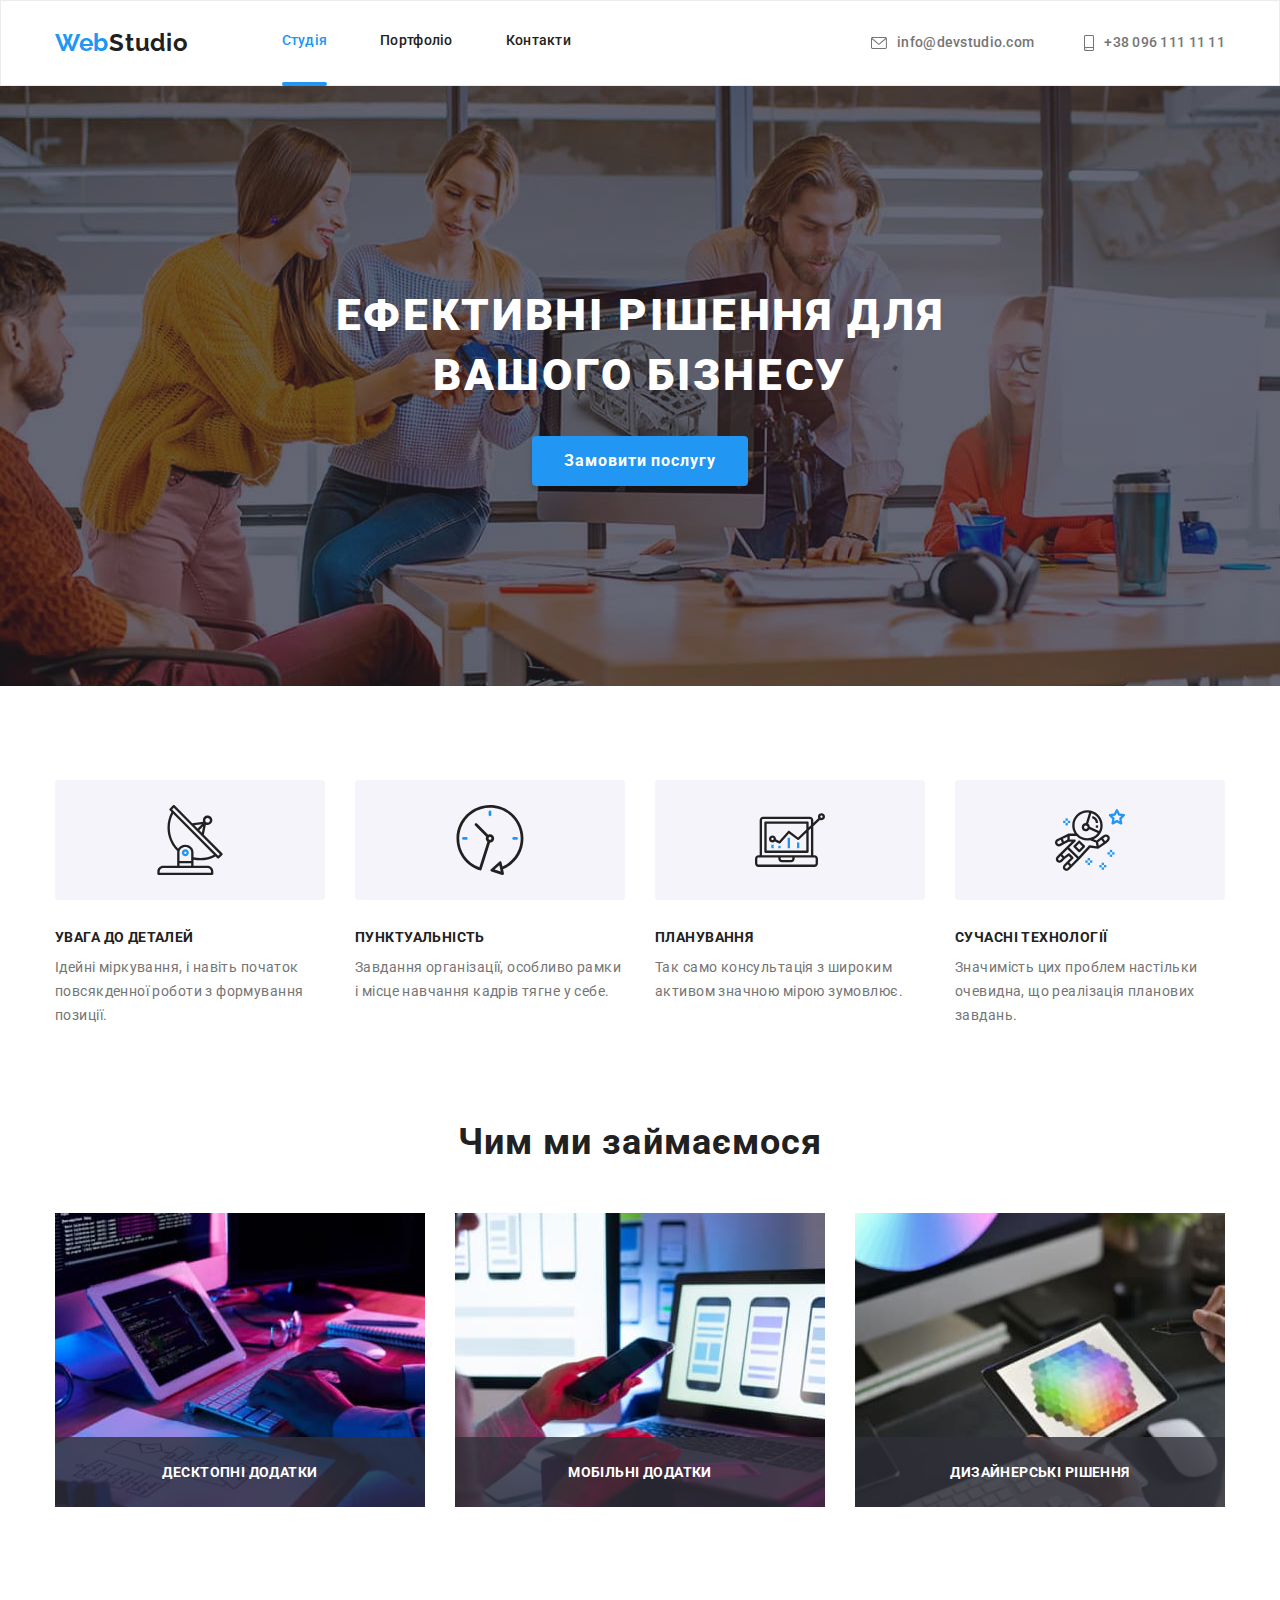
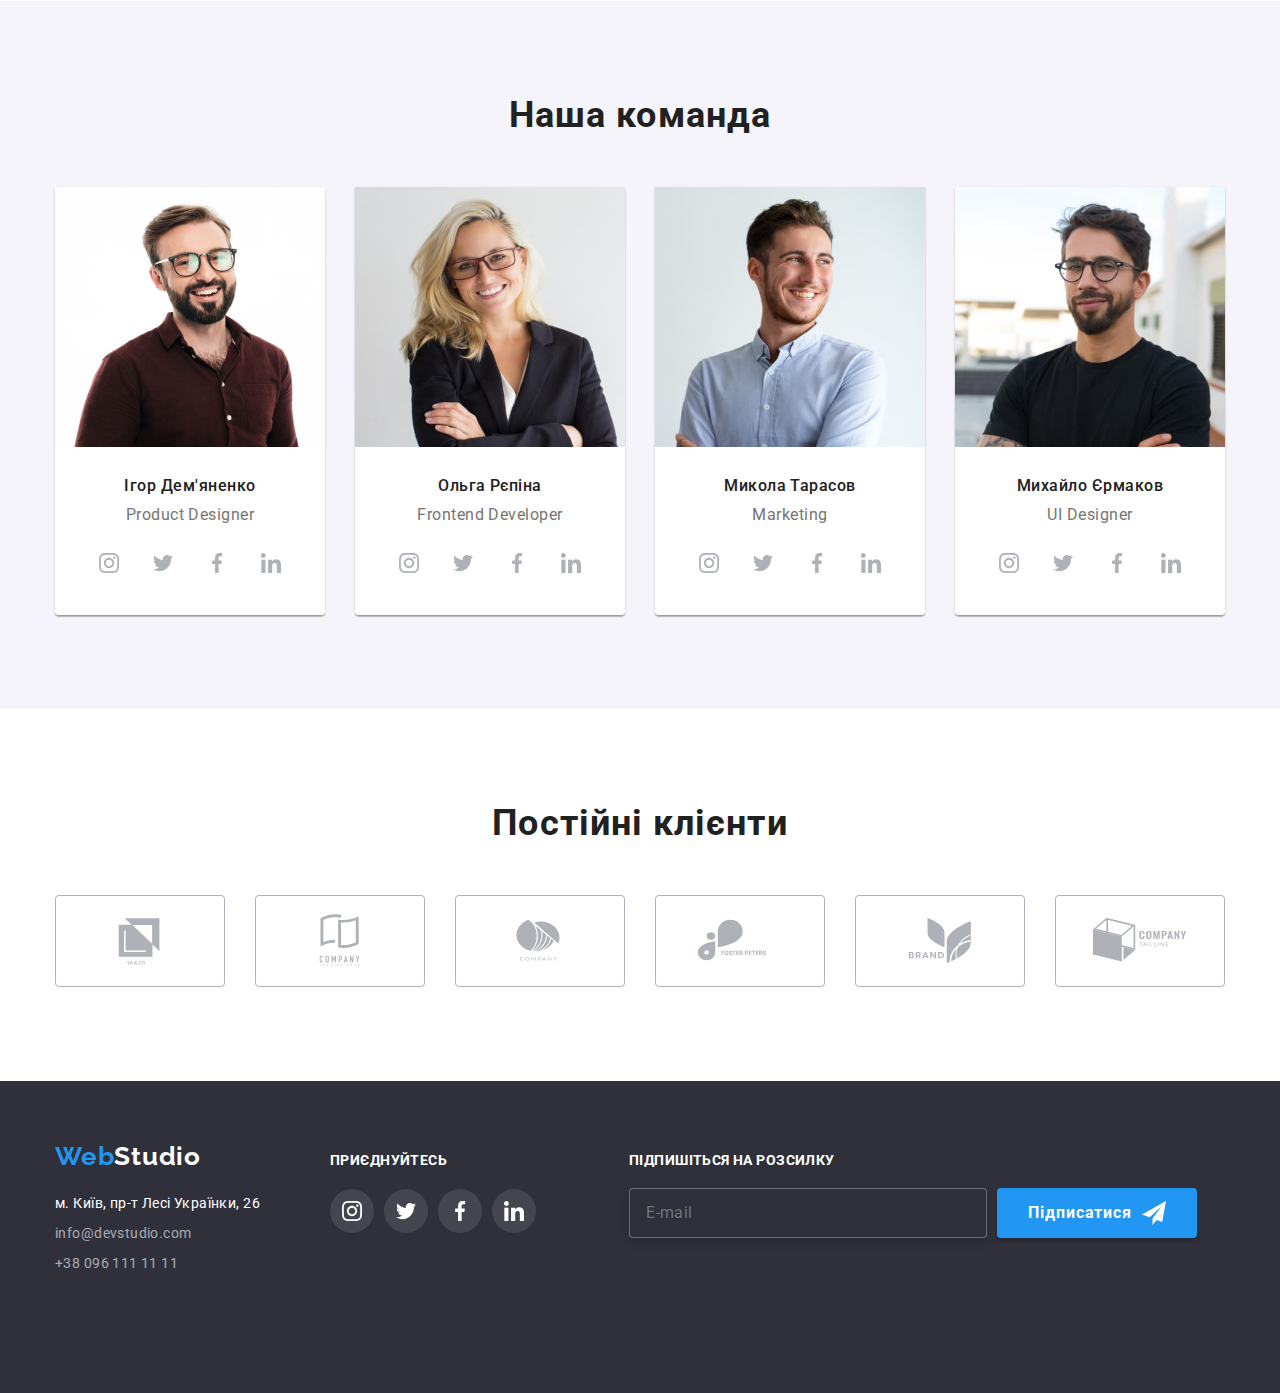
<file: index.html>
<!DOCTYPE html>
<html lang="uk">
  <head>
    <meta charset="UTF-8" />
    <meta http-equiv="X-UA-Compatible" content="IE=edge" />
    <meta name="viewport" content="width=device-width, initial-scale=1.0" />
    <title>Студія WebStudio</title>
    <link
      rel="stylesheet"
      href="https://cdnjs.cloudflare.com/ajax/libs/modern-normalize/1.0.0/modern-normalize.min.css"
    />
    <link rel="preconnect" href="https://fonts.googleapis.com" />
    <link rel="preconnect" href="https://fonts.gstatic.com" crossorigin />
    <link
      href="https://fonts.googleapis.com/css2?family=Raleway:wght@700&family=Roboto:wght@400;500;700;900&display=swap"
      rel="stylesheet"
    />
    <link rel="stylesheet" href="./css/main.min.css" />
  </head>

  <body>
    <header class="page-header">
      <div class="conteiner page-header__conteiner">
        <nav class="logo-nav">
          <div class="logo-nav__mobile">
            <a href="./index.html" lang="en" class="logo"
              ><span class="logo__logo--first-words">Web</span>Studio</a
            >

            <button
              class="menu-toggle js-open-menu"
              aria-expanded="false"
              aria-controls="mobile-menu"
            >
              <svg
                width="40"
                height="40"
                fill="currentColor"
                viewBox="0 0 20 20"
                xmlns="http://www.w3.org/2000/svg"
              >
                <use class="icon-menu" href="./images/symbol-defs.svg#icon-menu"></use>
              </svg>
            </button>
          </div>

          <div class="menu-container js-menu-container" id="mobile-menu">
            <button class="menu-toggle js-close-menu">
              <svg
                fill="currentColor"
                viewBox="0 0 20 20"
                xmlns="http://www.w3.org/2000/svg"
                width="40"
                height="40"
              >
                <use class="icon-cross" href="./images/symbol-defs.svg#icon-close"></use>
              </svg>
            </button>

            <ul class="mobile-menu">
              <li><a href="./index.html" class="link link--current">Студія</a></li>
              <li><a href="./portfolio.html" class="link">Портфоліо</a></li>
              <li><a href="" class="link">Контакти</a></li>
            </ul>

            <div class="mobile-container">
              <ul class="mobile-contacts">
                <li class="item">
                  <a href="mailto:info@devstudio.com" class="mobile-contacts__mail">
                    info@devstudio.com</a
                  >
                </li>
                <li class="item">
                  <a href="tel:+380961111111" class="mobile-contacts__tel"> +38 096 111 11 11</a>
                </li>
              </ul>

              <ul class="mobile-social">
                <li class="mobile-social__item">
                  <a href="" class="mobile-social__link">Instagram</a>
                </li>
                <li class="mobile-social__item">
                  <a href="" class="mobile-social__link">Twitter</a>
                </li>
                <li class="mobile-social__item">
                  <a href="" class="mobile-social__link">Facebook</a>
                </li>
                <li class="mobile-social__item">
                  <a href="" class="mobile-social__link">LinkedIn</a>
                </li>
              </ul>
            </div>
          </div>

          <ul class="site-nav">
            <li>
              <a href="./index.html" class="site-nav__link site-nav__link--current">Студія</a>
            </li>
            <li><a href="./portfolio.html" class="site-nav__link">Портфоліо</a></li>
            <li><a href="" class="site-nav__link">Контакти</a></li>
          </ul>
        </nav>

        <ul class="auth-nav">
          <li>
            <a href="mailto:info@devstudio.com" class="auth-nav__link auth-nav__link--envelope">
              <svg class="mail-icon" height="12" width="16">
                <use href="./images/symbol-defs.svg#icon-envelope"></use>
              </svg>
              info@devstudio.com</a
            >
          </li>
          <li>
            <a href="tel:+380961111111" class="auth-nav__link auth-nav__link--smartphone">
              <svg class="smartphone-icon" height="16" width="10">
                <use href="./images/symbol-defs.svg#icon-smartphone"></use>
              </svg>
              +38 096 111 11 11</a
            >
          </li>
        </ul>
      </div>
    </header>

    <main>
      <section class="hero">
        <div class="section hero__section">
          <h1 class="hero__title">Ефективні рішення для вашого бізнесу</h1>
          <button data-modal-open type="button" class="hero__button">Замовити послугу</button>
        </div>
      </section>

      <section class="section">
        <div class="conteiner">
          <h2 class="section-title-hidden">Особливості</h2>
          <ul class="features">
            <li class="features__item">
              <div class="features__icon-conteiner">
                <svg height="70" width="70">
                  <use href="./images/symbol-defs.svg#icon-antenna"></use>
                </svg>
              </div>
              <h3 class="features__title">Увага до деталей</h3>
              <p class="features__prg">
                Ідейні міркування, і навіть початок повсякденної роботи з формування позиції.
              </p>
            </li>

            <li class="features__item">
              <div class="features__icon-conteiner">
                <svg height="70" width="70">
                  <use href="./images/symbol-defs.svg#icon-clock"></use>
                </svg>
              </div>
              <h3 class="features__title">Пунктуальність</h3>
              <p class="features__prg">
                Завдання організації, особливо рамки і місце навчання кадрів тягне у себе.
              </p>
            </li>

            <li class="features__item">
              <div class="features__icon-conteiner">
                <svg height="70" width="70">
                  <use href="./images/symbol-defs.svg#icon-diagram"></use>
                </svg>
              </div>
              <h3 class="features__title">Планування</h3>
              <p class="features__prg">
                Так само консультація з широким активом значною мірою зумовлює.
              </p>
            </li>

            <li class="features__item">
              <div class="features__icon-conteiner">
                <svg height="70" width="70">
                  <use href="./images/symbol-defs.svg#icon-astronaut"></use>
                </svg>
              </div>
              <h3 class="features__title">Сучасні технології</h3>
              <p class="features__prg">
                Значимість цих проблем настільки очевидна, що реалізація планових завдань.
              </p>
            </li>
          </ul>
        </div>
      </section>

      <section class="section section--no-padding">
        <div class="conteiner">
          <h2 class="examples__title">Чим ми займаємося</h2>
          <ul class="examples__list">
            <li class="examples__item">
              <img
                srcset="./images/ex1.jpg 1x, ./images/ex1@2x.jpg 2x"
                src="./images/ex1.jpg"
                alt="клавіатура на столі"
                width="370"
                height="294"
                class="examples__img"
              />
              <p class="examples__prg">Десктопні додатки</p>
            </li>

            <li class="examples__item">
              <img
                srcset="./images/ex2.jpg 1x, ./images/ex2@2x.jpg 2x"
                src="./images/ex2.jpg"
                alt="дівчина за ноутбуком"
                width="370"
                height="294"
                class="examples__img"
              />
              <p class="examples__prg">Мобільні додатки</p>
            </li>

            <li class="examples__item">
              <img
                srcset="./images/ex3.jpg 1x, ./images/ex3@2x.jpg 2x"
                src="./images/ex3.jpg"
                alt="малюнок на планшеті"
                width="370"
                height="294"
                class="examples__img"
              />
              <p class="examples__prg">Дизайнерські рішення</p>
            </li>
          </ul>
        </div>
      </section>

      <section class="section section--team">
        <div class="conteiner">
          <h2 class="team__title">Наша команда</h2>
          <ul class="team__list">
            <li class="human">
              <img
                srcset="./images/h1.jpg 1x, ./images/h1@2x.jpg 2x"
                src="./images/h1.jpg"
                alt="чоловік Ігор"
                class="human__img"
                width="100%"
              />
              <div class="human__bgr">
                <h3 class="human__title">Ігор Дем'яненко</h3>
                <p class="human__prg" lang="en">Product Designer</p>
                <ul class="human-social-networks">
                  <li>
                    <a href="#" class="human-social-networks__link">
                      <svg class="human-social-networks__icon" height="20" width="20">
                        <use href="./images/symbol-defs.svg#icon-instagram"></use>
                      </svg>
                    </a>
                  </li>
                  <li>
                    <a href="#" class="human-social-networks__link">
                      <svg class="human-social-networks__icon" height="20" width="20">
                        <use href="./images/symbol-defs.svg#icon-twitter"></use>
                      </svg>
                    </a>
                  </li>
                  <li>
                    <a href="#" class="human-social-networks__link">
                      <svg class="human-social-networks__icon" height="20" width="20">
                        <use href="./images/symbol-defs.svg#icon-facebook"></use>
                      </svg>
                    </a>
                  </li>
                  <li>
                    <a href="#" class="human-social-networks__link">
                      <svg class="human-social-networks__icon" height="20" width="20">
                        <use href="./images/symbol-defs.svg#icon-linkedin"></use>
                      </svg>
                    </a>
                  </li>
                </ul>
              </div>
            </li>

            <li class="human">
              <img
                srcset="./images/h2.jpg 1x, ./images/h2@2x.jpg 2x"
                src="./images/h2.jpg"
                alt="жінка Ольга"
                class="human__img"
                width="100%"
              />
              <div class="human__bgr">
                <h3 class="human__title">Ольга Рєпіна</h3>
                <p class="human__prg" lang="en">Frontend Developer</p>
                <ul class="human-social-networks">
                  <li>
                    <a href="#" class="human-social-networks__link">
                      <svg class="human-social-networks__icon" height="20" width="20">
                        <use href="./images/symbol-defs.svg#icon-instagram"></use>
                      </svg>
                    </a>
                  </li>
                  <li>
                    <a href="#" class="human-social-networks__link">
                      <svg class="human-social-networks__icon" height="20" width="20">
                        <use href="./images/symbol-defs.svg#icon-twitter"></use>
                      </svg>
                    </a>
                  </li>
                  <li>
                    <a href="#" class="human-social-networks__link">
                      <svg class="human-social-networks__icon" height="20" width="20">
                        <use href="./images/symbol-defs.svg#icon-facebook"></use>
                      </svg>
                    </a>
                  </li>
                  <li>
                    <a href="#" class="human-social-networks__link">
                      <svg class="human-social-networks__icon" height="20" width="20">
                        <use href="./images/symbol-defs.svg#icon-linkedin"></use>
                      </svg>
                    </a>
                  </li>
                </ul>
              </div>
            </li>

            <li class="human">
              <img
                srcset="./images/h3.jpg 1x, ./images/h3@2x.jpg 2x"
                src="./images/h3.jpg"
                alt="чоловік Микола"
                class="human__img"
                width="100%"
              />
              <div class="human__bgr">
                <h3 class="human__title">Микола Тарасов</h3>
                <p class="human__prg" lang="en">Marketing</p>
                <ul class="human-social-networks">
                  <li>
                    <a href="#" class="human-social-networks__link">
                      <svg class="human-social-networks__icon" height="20" width="20">
                        <use href="./images/symbol-defs.svg#icon-instagram"></use>
                      </svg>
                    </a>
                  </li>
                  <li>
                    <a href="#" class="human-social-networks__link">
                      <svg class="human-social-networks__icon" height="20" width="20">
                        <use href="./images/symbol-defs.svg#icon-twitter"></use>
                      </svg>
                    </a>
                  </li>
                  <li>
                    <a href="#" class="human-social-networks__link">
                      <svg class="human-social-networks__icon" height="20" width="20">
                        <use href="./images/symbol-defs.svg#icon-facebook"></use>
                      </svg>
                    </a>
                  </li>
                  <li>
                    <a href="#" class="human-social-networks__link">
                      <svg class="human-social-networks__icon" height="20" width="20">
                        <use href="./images/symbol-defs.svg#icon-linkedin"></use>
                      </svg>
                    </a>
                  </li>
                </ul>
              </div>
            </li>

            <li class="human">
              <img
                srcset="./images/h4.jpg 1x, ./images/h4@2x.jpg 2x"
                src="./images/h4.jpg"
                alt="чоловік Михайло"
                class="human__img"
                width="100%"
              />
              <div class="human__bgr">
                <h3 class="human__title">Михайло Єрмаков</h3>
                <p class="human__prg" lang="en">UI Designer</p>
                <ul class="human-social-networks">
                  <li>
                    <a href="#" class="human-social-networks__link">
                      <svg class="human-social-networks__icon" height="20" width="20">
                        <use href="./images/symbol-defs.svg#icon-instagram"></use>
                      </svg>
                    </a>
                  </li>
                  <li>
                    <a href="#" class="human-social-networks__link">
                      <svg class="human-social-networks__icon" height="20" width="20">
                        <use href="./images/symbol-defs.svg#icon-twitter"></use>
                      </svg>
                    </a>
                  </li>
                  <li>
                    <a href="#" class="human-social-networks__link">
                      <svg class="human-social-networks__icon" height="20" width="20">
                        <use href="./images/symbol-defs.svg#icon-facebook"></use>
                      </svg>
                    </a>
                  </li>
                  <li>
                    <a href="#" class="human-social-networks__link">
                      <svg class="human-social-networks__icon" height="20" width="20">
                        <use href="./images/symbol-defs.svg#icon-linkedin"></use>
                      </svg>
                    </a>
                  </li>
                </ul>
              </div>
            </li>
          </ul>
        </div>
      </section>

      <section class="section">
        <div class="conteiner">
          <h2 class="company__title">Постійні клієнти</h2>
          <ul class="company__list">
            <li class="company__item">
              <a href="" class="company__link">
                <svg class="company__icon" height="60" width="106">
                  <use href="./images/symbol-defs.svg#icon-logo-one"></use>
                </svg>
              </a>
            </li>
            <li class="company__item">
              <a href="" class="company__link">
                <svg class="company__icon" height="60" width="106">
                  <use href="./images/symbol-defs.svg#icon-logo-two"></use>
                </svg>
              </a>
            </li>
            <li class="company__item">
              <a href="" class="company__link">
                <svg class="company__icon" height="60" width="106">
                  <use href="./images/symbol-defs.svg#icon-logo-three"></use>
                </svg>
              </a>
            </li>
            <li class="company__item">
              <a href="" class="company__link">
                <svg class="company__icon" height="60" width="106">
                  <use href="./images/symbol-defs.svg#icon-logo-fore"></use>
                </svg>
              </a>
            </li>
            <li class="company__item">
              <a href="" class="company__link">
                <svg class="company__icon" height="60" width="106">
                  <use href="./images/symbol-defs.svg#icon-logo-five"></use>
                </svg>
              </a>
            </li>
            <li class="company__item">
              <a href="" class="company__link">
                <svg class="company__icon" height="60" width="106">
                  <use href="./images/symbol-defs.svg#icon-logo-six"></use>
                </svg>
              </a>
            </li>
          </ul>
        </div>
      </section>
    </main>

    <footer class="page-footer">
      <div class="conteiner page-footer__container">
        <div class="page-footer__tablet-box">
          <div class="page-footer__contact">
            <div class="footer-logo-box">
              <a href="./index.html" lang="en" class="footer-logo-box__logo"
                ><span class="footer-logo-box__logo-first-words">Web</span>Studio</a
              >
            </div>

            <address class="footer-address">
              <ul>
                <li class="footer-address__item">
                  <a
                    class="footer-address__link-place"
                    href="https://goo.gl/maps/CPtrU1FHBa2aNyZL9"
                    target="_blank"
                    rel="noopener noreferrer nofollow"
                    >м. Київ, пр-т Лесі Українки, 26</a
                  >
                </li>
                <li class="footer-address__item">
                  <a href="mailto:info@devstudio.com" class="footer-addres__link"
                    >info@devstudio.com</a
                  >
                </li>
                <li class="footer-address__item">
                  <a href="tel:+380961111111" class="footer-addres__link">+38 096 111 11 11</a>
                </li>
              </ul>
            </address>
          </div>

          <div class="footer-social-media">
            <p class="footer-social-media__prg">Приєднуйтесь</p>

            <ul class="footer-social-media__list">
              <li>
                <a href="#" class="footer-social-media__link">
                  <svg class="footer-social-media__icon" height="20" width="20">
                    <use href="./images/symbol-defs.svg#icon-instagram"></use>
                  </svg>
                </a>
              </li>
              <li>
                <a href="#" class="footer-social-media__link">
                  <svg class="footer-social-media__icon" height="20" width="20">
                    <use href="./images/symbol-defs.svg#icon-twitter"></use>
                  </svg>
                </a>
              </li>
              <li>
                <a href="#" class="footer-social-media__link">
                  <svg class="footer-social-media__icon" height="20" width="20">
                    <use href="./images/symbol-defs.svg#icon-facebook"></use>
                  </svg>
                </a>
              </li>
              <li>
                <a href="#" class="footer-social-media__link">
                  <svg class="footer-social-media__icon" height="20" width="20">
                    <use href="./images/symbol-defs.svg#icon-linkedin"></use>
                  </svg>
                </a>
              </li>
            </ul>
          </div>
        </div>

        <div class="footer-form-box">
          <form class="footer-form">
            <label for="email" class="footer-form__label">Підпишіться на розсилку</label>
            <div class="footer-form__string-box">
              <input
                class="footer-form__email"
                type="email"
                name="email"
                id="email"
                placeholder="E-mail"
                autocomplete="off"
              />
              <button type="submit" class="footer-form__button">
                Підписатися
                <svg class="footer-form__icon-send" height="24" width="24">
                  <use href="./images/icons.svg#icon-icon-send"></use>
                </svg>
              </button>
            </div>
          </form>
        </div>
      </div>
    </footer>

    <div data-modal class="backdrop is-hidden">
      <div class="modal">
        <button data-modal-close class="modal__exit-box">
          <svg class="modal__exit-icon" height="18" width="18">
            <use href="./images/symbol-defs.svg#icon-close-black"></use>
          </svg>
        </button>

        <p class="modal__title">Залиште свої дані, ми вам передзвонимо</p>

        <form>
          <label class="modal__label">
            Ім'я
            <div class="modal__input-box">
              <input type="text" name="name" class="modal__input" />
              <svg class="modal__input-icon" height="18" width="18">
                <use href="./images/icons.svg#icon-person-black"></use>
              </svg>
            </div>
          </label>

          <label class="modal__label">
            Телефон
            <div class="modal__input-box">
              <input type="tel" name="tel" class="modal__input" />
              <svg class="modal__input-icon" height="18" width="18">
                <use href="./images/icons.svg#icon-phone-black"></use>
              </svg>
            </div>
          </label>

          <label class="modal__label">
            Пошта
            <div class="modal__input-box">
              <input type="email" name="email" class="modal__input" />
              <svg class="modal__input-icon" height="18" width="18">
                <use href="./images/icons.svg#icon-email-black"></use>
              </svg>
            </div>
          </label>

          <label class="modal__label">
            Коментар
            <textarea
              class="modal__feedback"
              name="feedback"
              placeholder="Введіть текст"
            ></textarea>
          </label>

          <label class="modal__checkbox-label">
            <div class="modal__checkbox-input-box">
              <input
                class="modal__checkbox-input"
                type="checkbox"
                name="topic"
                value="Погоджуюся з розсилкою та приймаю"
              />
              <svg class="modal__checkbox-icon" width="16" height="15">
                <use href="./images/icons.svg#icon-check"></use>
              </svg>
              <p class="modal__checkbox-prg">
                Погоджуюся з розсилкою та приймаю<a href="#" class="modal__checkbox-link"
                  >Умови договору</a
                >
              </p>
            </div>
          </label>

          <button type="submit" class="modal__submit-button-modal">Відправити</button>
        </form>
      </div>
    </div>

    <script>
      var referrer_url = document.referrer;
      console.log(referrer_url);
    </script>
    <script src="./js/modal.js"></script>
    <script src="./js/mobile-menu.js"></script>
  </body>
</html>
</file>
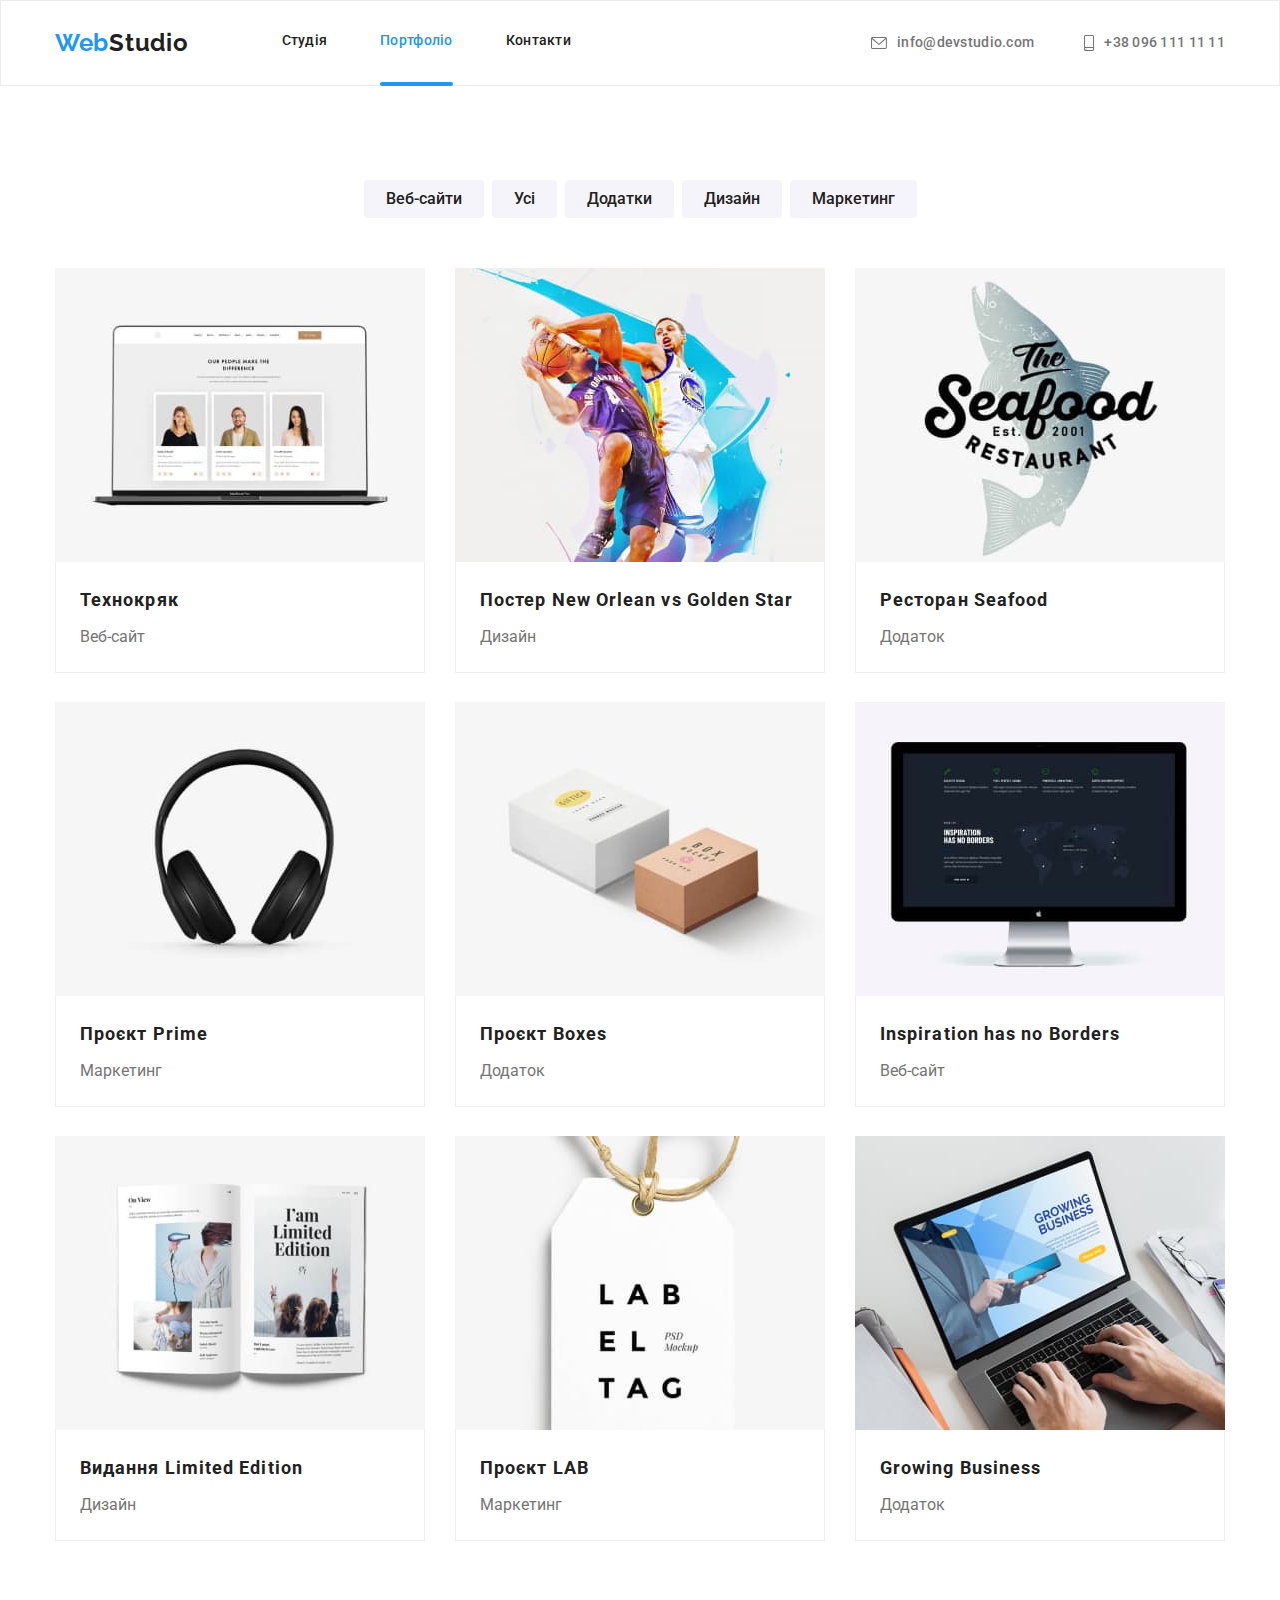
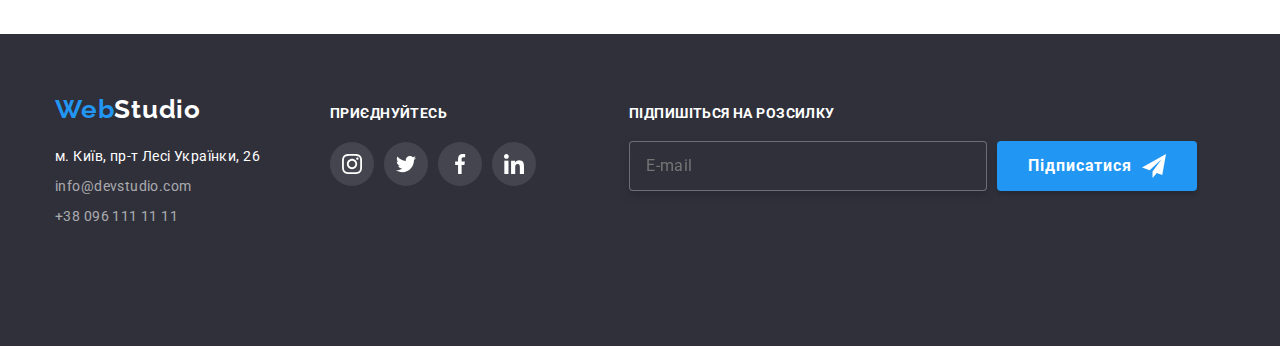
<file: portfolio.html>
<!DOCTYPE html>
<html lang="uk">
  <head>
    <meta charset="UTF-8" />
    <meta http-equiv="X-UA-Compatible" content="IE=edge" />
    <meta name="viewport" content="width=device-width, initial-scale=1.0" />
    <title>Портфоліо</title>
    <link
      rel="stylesheet"
      href="https://cdnjs.cloudflare.com/ajax/libs/modern-normalize/1.0.0/modern-normalize.min.css"
    />
    <link rel="preconnect" href="https://fonts.googleapis.com" />
    <link rel="preconnect" href="https://fonts.gstatic.com" crossorigin />
    <link
      href="https://fonts.googleapis.com/css2?family=Raleway:wght@700&family=Roboto:wght@400;500;700;900&display=swap"
      rel="stylesheet"
    />
    <link rel="stylesheet" href="./css/main.min.css" />
  </head>

  <body>
    <header class="page-header">
      <div class="conteiner page-header__conteiner">
        <nav class="logo-nav">
          <div class="logo-nav__mobile">
            <a href="./index.html" lang="en" class="logo"
              ><span class="logo__logo--first-words">Web</span>Studio</a
            >

            <button
              class="menu-toggle js-open-menu"
              aria-expanded="false"
              aria-controls="mobile-menu"
            >
              <svg
                width="40"
                height="40"
                fill="currentColor"
                viewBox="0 0 20 20"
                xmlns="http://www.w3.org/2000/svg"
              >
                <use class="icon-menu" href="./images/symbol-defs.svg#icon-menu"></use>
              </svg>
            </button>
          </div>

          <div class="menu-container js-menu-container" id="mobile-menu">
            <button class="menu-toggle js-close-menu">
              <svg
                fill="currentColor"
                viewBox="0 0 20 20"
                xmlns="http://www.w3.org/2000/svg"
                width="40"
                height="40"
              >
                <use class="icon-cross" href="./images/symbol-defs.svg#icon-close"></use>
              </svg>
            </button>

            <ul class="mobile-menu">
              <li><a href="./index.html" class="link">Студія</a></li>
              <li><a href="./portfolio.html" class="link link--current">Портфоліо</a></li>
              <li><a href="" class="link">Контакти</a></li>
            </ul>

            <div class="mobile-container">
              <ul class="mobile-contacts">
                <li class="item">
                  <a href="mailto:info@devstudio.com" class="mobile-contacts__mail">
                    info@devstudio.com</a
                  >
                </li>
                <li class="item">
                  <a href="tel:+380961111111" class="mobile-contacts__tel"> +38 096 111 11 11</a>
                </li>
              </ul>

              <ul class="mobile-social">
                <li class="mobile-social__item">
                  <a href="" class="mobile-social__link">Instagram</a>
                </li>
                <li class="mobile-social__item">
                  <a href="" class="mobile-social__link">Twitter</a>
                </li>
                <li class="mobile-social__item">
                  <a href="" class="mobile-social__link">Facebook</a>
                </li>
                <li class="mobile-social__item">
                  <a href="" class="mobile-social__link">LinkedIn</a>
                </li>
              </ul>
            </div>
          </div>

          <ul class="site-nav">
            <li>
              <a href="./index.html" class="site-nav__link">Студія</a>
            </li>
            <li>
              <a href="./portfolio.html" class="site-nav__link site-nav__link--current"
                >Портфоліо</a
              >
            </li>
            <li><a href="" class="site-nav__link">Контакти</a></li>
          </ul>
        </nav>

        <ul class="auth-nav">
          <li>
            <a href="mailto:info@devstudio.com" class="auth-nav__link auth-nav__link--envelope">
              <svg class="mail-icon" height="12" width="16">
                <use href="./images/symbol-defs.svg#icon-envelope"></use>
              </svg>
              info@devstudio.com</a
            >
          </li>
          <li>
            <a href="tel:+380961111111" class="auth-nav__link auth-nav__link--smartphone">
              <svg class="smartphone-icon" height="16" width="10">
                <use href="./images/symbol-defs.svg#icon-smartphone"></use>
              </svg>
              +38 096 111 11 11</a
            >
          </li>
        </ul>
      </div>
    </header>

    <main>
      <section class="section">
        <div class="conteiner page-list__conteiner">
          <h1 class="section-title-hidden">Портфоліо</h1>
          <ul class="page-list">
            <li class="page-list__item">
              <button type="button" class="page-list__button">Веб-сайти</button>
            </li>
            <li class="page-list__item">
              <button type="button" class="page-list__button">Усі</button>
            </li>
            <li class="page-list__item">
              <button type="button" class="page-list__button">Додатки</button>
            </li>
            <li class="page-list__item">
              <button type="button" class="page-list__button">Дизайн</button>
            </li>
            <li class="page-list__item">
              <button type="button" class="page-list__button">Маркетинг</button>
            </li>
          </ul>

          <ul class="technology">
            <li class="technology__box">
              <a href="#" class="technology__link">
                <div class="technology__overplay-box">
                  <img
                    srcset="./images/prtf-1.jpg 1x, ./images/prtf-1@2x.jpg 2x"
                    src="./images/prtf-1.jpg"
                    alt="Веб сайт у ноутбуці"
                    width="100%"
                    height="100%"
                    class="technology__img"
                  />
                  <p class="technology__overplay">
                    Ресурс пропонує комплексні пропозиції з різним рівнем функціоналу та сервісів.
                    Все це дозволить відвідувачу отримати вичерпні відомості про компанію чи
                    приватну особу.
                  </p>
                </div>
                <div class="technology__description">
                  <h2 class="technology__section-title">Технокряк</h2>
                  <p class="technology__prg">Веб-сайт</p>
                </div>
              </a>
            </li>

            <li class="technology__box">
              <a href="#" class="technology__link">
                <div class="technology__overplay-box">
                  <img
                    srcset="./images/prtf-2.jpg 1x, ./images/prtf-2@2x.jpg 2x"
                    src="./images/prtf-2.jpg"
                    alt="Баскетбол"
                    width="100%"
                    height="100%"
                    class="technology__img"
                  />
                  <p class="technology__overplay">
                    Ресурс пропонує комплексні пропозиції з різним рівнем функціоналу та сервісів.
                    Все це дозволить відвідувачу отримати вичерпні відомості про компанію чи
                    приватну особу.
                  </p>
                </div>
                <div class="technology__description">
                  <h2 class="technology__section-title">
                    Постер <span lang="en">New Orlean vs Golden Star</span>
                  </h2>
                  <p class="technology__prg">Дизайн</p>
                </div>
              </a>
            </li>

            <li class="technology__box">
              <a href="#" class="technology__link">
                <div class="technology__overplay-box">
                  <img
                    srcset="./images/prtf-3.jpg 1x, ./images/prtf-3@2x.jpg 2x"
                    src="./images/prtf-3.jpg"
                    alt="Лого ресторану"
                    width="100%"
                    height="100%"
                    class="technology__img"
                  />
                  <p class="technology__overplay">
                    Ресурс пропонує комплексні пропозиції з різним рівнем функціоналу та сервісів.
                    Все це дозволить відвідувачу отримати вичерпні відомості про компанію чи
                    приватну особу.
                  </p>
                </div>

                <div class="technology__description">
                  <h2 class="technology__section-title">Ресторан <span lang="en">Seafood</span></h2>
                  <p class="technology__prg">Додаток</p>
                </div>
              </a>
            </li>

            <li class="technology__box">
              <a href="#" class="technology__link">
                <div class="technology__overplay-box">
                  <img
                    srcset="./images/prtf-4.jpg 1x, ./images/prtf-4@2x.jpg 2x"
                    src="./images/prtf-4.jpg"
                    alt="Бездротові навушники"
                    width="100%"
                    height="100%"
                    class="technology__img"
                  />
                  <p class="technology__overplay">
                    Ресурс пропонує комплексні пропозиції з різним рівнем функціоналу та сервісів.
                    Все це дозволить відвідувачу отримати вичерпні відомості про компанію чи
                    приватну особу.
                  </p>
                </div>

                <div class="technology__description">
                  <h2 class="technology__section-title">Проєкт <span lang="en">Prime</span></h2>
                  <p class="technology__prg">Маркетинг</p>
                </div>
              </a>
            </li>

            <li class="technology__box">
              <a href="#" class="technology__link">
                <div class="technology__overplay-box">
                  <img
                    srcset="./images/prtf-5.jpg 1x, ./images/prtf-5@2x.jpg 2x"
                    src="./images/prtf-5.jpg"
                    alt="Коробки"
                    width="100%"
                    height="100%"
                    class="technology__img"
                  />
                  <p class="technology__overplay">
                    Ресурс пропонує комплексні пропозиції з різним рівнем функціоналу та сервісів.
                    Все це дозволить відвідувачу отримати вичерпні відомості про компанію чи
                    приватну особу.
                  </p>
                </div>

                <div class="technology__description">
                  <h2 class="technology__section-title">Проєкт <span lang="en">Boxes</span></h2>
                  <p class="technology__prg">Додаток</p>
                </div>
              </a>
            </li>

            <li class="technology__box">
              <a href="#" class="technology__link">
                <div class="technology__overplay-box">
                  <img
                    srcset="./images/prtf-6.jpg 1x, ./images/prtf-6@2x.jpg 2x"
                    src="./images/prtf-6.jpg"
                    alt="Моноблок"
                    width="100%"
                    height="100%"
                    class="technology__img"
                  />
                  <p class="technology__overplay">
                    Ресурс пропонує комплексні пропозиції з різним рівнем функціоналу та сервісів.
                    Все це дозволить відвідувачу отримати вичерпні відомості про компанію чи
                    приватну особу.
                  </p>
                </div>

                <div class="technology__description">
                  <h2 class="technology__section-title" lang="en">Inspiration has no Borders</h2>
                  <p class="technology__prg">Веб-сайт</p>
                </div>
              </a>
            </li>

            <li class="technology__box">
              <a href="#" class="technology__link">
                <div class="technology__overplay-box">
                  <img
                    srcset="./images/prtf-7.jpg 1x, ./images/prtf-7@2x.jpg 2x"
                    src="./images/prtf-7.jpg"
                    alt="Відкритий журнал"
                    width="100%"
                    height="100%"
                    class="technology__img"
                  />
                  <p class="technology__overplay">
                    Ресурс пропонує комплексні пропозиції з різним рівнем функціоналу та сервісів.
                    Все це дозволить відвідувачу отримати вичерпні відомості про компанію чи
                    приватну особу.
                  </p>
                </div>

                <div class="technology__description">
                  <h2 class="technology__section-title">
                    Видання <span lang="en">Limited Edition</span>
                  </h2>
                  <p class="technology__prg">Дизайн</p>
                </div>
              </a>
            </li>

            <li class="technology__box">
              <a href="#" class="technology__link">
                <div class="technology__overplay-box">
                  <img
                    srcset="./images/prtf-8.jpg 1x, ./images/prtf-8@2x.jpg 2x"
                    src="./images/prtf-8.jpg"
                    alt="Етикетка"
                    width="100%"
                    height="100%"
                    class="technology__img"
                  />
                  <p class="technology__overplay">
                    Ресурс пропонує комплексні пропозиції з різним рівнем функціоналу та сервісів.
                    Все це дозволить відвідувачу отримати вичерпні відомості про компанію чи
                    приватну особу.
                  </p>
                </div>

                <div class="technology__description">
                  <h2 class="technology__section-title">Проєкт LAB</h2>
                  <p class="technology__prg">Маркетинг</p>
                </div>
              </a>
            </li>

            <li class="technology__box">
              <a href="#" class="technology__link">
                <div class="technology__overplay-box">
                  <img
                    srcset="./images/prtf-9.jpg 1x, ./images/prtf-9@2x.jpg 2x"
                    src="./images/prtf-9.jpg"
                    alt="Друк на ноутбуці"
                    width="100%"
                    height="100%"
                    class="technology__img"
                  />
                  <p class="technology__overplay">
                    Ресурс пропонує комплексні пропозиції з різним рівнем функціоналу та сервісів.
                    Все це дозволить відвідувачу отримати вичерпні відомості про компанію чи
                    приватну особу.
                  </p>
                </div>

                <div class="technology__description">
                  <h2 class="technology__section-title" lang="en">Growing Business</h2>
                  <p class="technology__prg">Додаток</p>
                </div>
              </a>
            </li>
          </ul>
        </div>
      </section>
    </main>

    <footer class="page-footer">
      <div class="conteiner page-footer__container">
        <div class="page-footer__tablet-box">
          <div class="page-footer__contact">
            <div class="footer-logo-box">
              <a href="./index.html" lang="en" class="footer-logo-box__logo"
                ><span class="footer-logo-box__logo-first-words">Web</span>Studio</a
              >
            </div>

            <address class="footer-address">
              <ul>
                <li class="footer-address__item">
                  <a
                    class="footer-address__link-place"
                    href="https://goo.gl/maps/CPtrU1FHBa2aNyZL9"
                    target="_blank"
                    rel="noopener noreferrer nofollow"
                    >м. Київ, пр-т Лесі Українки, 26</a
                  >
                </li>
                <li class="footer-address__item">
                  <a href="mailto:info@devstudio.com" class="footer-addres__link"
                    >info@devstudio.com</a
                  >
                </li>
                <li class="footer-address__item">
                  <a href="tel:+380961111111" class="footer-addres__link">+38 096 111 11 11</a>
                </li>
              </ul>
            </address>
          </div>

          <div class="footer-social-media">
            <p class="footer-social-media__prg">Приєднуйтесь</p>

            <ul class="footer-social-media__list">
              <li>
                <a href="#" class="footer-social-media__link">
                  <svg class="footer-social-media__icon" height="20" width="20">
                    <use href="./images/symbol-defs.svg#icon-instagram"></use>
                  </svg>
                </a>
              </li>
              <li>
                <a href="#" class="footer-social-media__link">
                  <svg class="footer-social-media__icon" height="20" width="20">
                    <use href="./images/symbol-defs.svg#icon-twitter"></use>
                  </svg>
                </a>
              </li>
              <li>
                <a href="#" class="footer-social-media__link">
                  <svg class="footer-social-media__icon" height="20" width="20">
                    <use href="./images/symbol-defs.svg#icon-facebook"></use>
                  </svg>
                </a>
              </li>
              <li>
                <a href="#" class="footer-social-media__link">
                  <svg class="footer-social-media__icon" height="20" width="20">
                    <use href="./images/symbol-defs.svg#icon-linkedin"></use>
                  </svg>
                </a>
              </li>
            </ul>
          </div>
        </div>

        <div class="footer-form-box">
          <form class="footer-form">
            <label for="email" class="footer-form__label">Підпишіться на розсилку</label>
            <div class="footer-form__string-box">
              <input
                class="footer-form__email"
                type="email"
                name="email"
                id="email"
                placeholder="E-mail"
                autocomplete="off"
              />
              <button type="submit" class="footer-form__button">
                Підписатися
                <svg class="footer-form__icon-send" height="24" width="24">
                  <use href="./images/icons.svg#icon-icon-send"></use>
                </svg>
              </button>
            </div>
          </form>
        </div>
      </div>
    </footer>

    <script src="./js/mobile-menu.js"></script>
  </body>
</html>
</file>
<file: css/main.min.css>
:root{--black: #212121;--p-color: #757575;--main-white: #ffffff;--blue: #2196f3;--color-a-ftr: rgba(255, 255, 255, 0.6);--bg-batton: #f5f4fa;--color-ftr: #2f303a;--main-bg: #f5f5f5;--not-main-bg: #f5f4fa;--active-btn: #188ce8;--border-header: #ececec;--border-technology-list: #eeeeee;--bg-icon-footer: rgba(255, 255, 255, 0.1);--icon-color: #afb1b8;--overplay-technology: rgba(33, 150, 243, 0.9);--bg-modal: rgba(0, 0, 0, 0.2)}body{background-color:var(--main-white);color:var(--black);font-family:Roboto,sans-serif}body.modal-open{overflow:hidden}ul{list-style:none;padding:0;margin:0}a{text-decoration:none}h1,h2,h3,h4,h5,h6{margin-top:0;margin-bottom:10px}p{color:var(--p-color);margin-top:0;margin-bottom:0}input{outline:none}.conteiner{margin-left:auto;margin-right:auto;padding-left:15px;padding-right:15px}@media screen and (max-width: 479px){.conteiner{width:auto}}@media screen and (min-width: 480px){.conteiner{width:480px}}@media screen and (min-width: 768px){.conteiner{width:768px}}@media screen and (min-width: 1200px){.conteiner{width:1200px}}.section{padding-top:60px;padding-bottom:60px;text-align:center}@media screen and (min-width: 1200px){.section{padding-top:94px;padding-bottom:94px}}.section-title-hidden{position:absolute;width:1px;height:1px;margin:-1px;border:0;padding:0;clip:rect(0 0 0 0);overflow:hidden}.page-header{position:relative;background-color:var(--main-white);letter-spacing:.02em;font-weight:500;font-size:14px;line-height:1.14;border:1px solid var(--border-header)}.page-header__conteiner{margin-left:auto;margin-right:auto;padding-left:15px;padding-right:15px}@media screen and (max-width: 479px){.page-header__conteiner{width:auto}}@media screen and (min-width: 480px){.page-header__conteiner{width:480px}}@media screen and (min-width: 768px){.page-header__conteiner{width:768px;display:-webkit-box;display:-ms-flexbox;display:flex;-webkit-box-align:center;-ms-flex-align:center;align-items:center}}@media screen and (min-width: 1200px){.page-header__conteiner{width:1200px}}.logo{color:var(--black);font-family:Raleway,sans-serif;font-weight:700;font-size:24px;line-height:1.1666666667;letter-spacing:.03em;text-decoration:none}@media screen and (max-width: 767px){.logo{display:block;padding-top:15px;padding-bottom:15px}}.logo__logo--first-words{color:var(--blue)}.logo-nav__mobile{display:-webkit-box;display:-ms-flexbox;display:flex;-webkit-box-align:center;-ms-flex-align:center;align-items:center;-webkit-box-pack:justify;-ms-flex-pack:justify;justify-content:space-between}@media screen and (max-width: 767px){.site-nav{display:none}}@media screen and (min-width: 768px){.site-nav{display:-webkit-box;display:-ms-flexbox;display:flex;gap:51px;margin-left:88px}}@media screen and (min-width: 1200px){.site-nav{display:-webkit-box;display:-ms-flexbox;display:flex;gap:53px;margin-left:93px}}@media screen and (min-width: 768px){.logo-nav{display:-webkit-box;display:-ms-flexbox;display:flex;-webkit-box-align:center;-ms-flex-align:center;align-items:center}}.site-nav__link{position:relative;display:block;color:var(--black);padding-top:32px;padding-bottom:32px;-webkit-transition-property:color;-o-transition-property:color;transition-property:color;-webkit-transition-duration:250ms;-o-transition-duration:250ms;transition-duration:250ms;-webkit-transition-timing-function:cubic-bezier(0.4, 0, 0.2, 1);-o-transition-timing-function:cubic-bezier(0.4, 0, 0.2, 1);transition-timing-function:cubic-bezier(0.4, 0, 0.2, 1)}.site-nav__link:hover,.site-nav__link:focus{color:var(--blue)}@media screen and (min-width: 768px)and (max-width: 1199px){.site-nav__link{font-weight:500;font-size:14px;line-height:1.1428571429;letter-spacing:.02em}}.site-nav__link--current{color:var(--blue)}@media screen and (max-width: 767px){.auth-nav{display:none}}@media screen and (min-width: 768px)and (max-width: 1199px){.auth-nav{display:-webkit-box;display:-ms-flexbox;display:flex;-webkit-box-orient:vertical;-webkit-box-direction:normal;-ms-flex-direction:column;flex-direction:column;margin-left:96px;font-size:12px;line-height:1.1666666667;letter-spacing:.02em}}@media screen and (min-width: 1200px){.auth-nav{display:-webkit-box;display:-ms-flexbox;display:flex;margin-left:auto;gap:50px}}.auth-nav__link{display:block;color:var(--p-color);-webkit-transition-property:color;-o-transition-property:color;transition-property:color;-webkit-transition-duration:250ms;-o-transition-duration:250ms;transition-duration:250ms;-webkit-transition-timing-function:cubic-bezier(0.4, 0, 0.2, 1);-o-transition-timing-function:cubic-bezier(0.4, 0, 0.2, 1);transition-timing-function:cubic-bezier(0.4, 0, 0.2, 1)}.auth-nav__link:hover,.auth-nav__link:focus{color:var(--blue)}@media screen and (min-width: 1200px){.auth-nav__link{padding-top:32px;padding-bottom:32px}}.auth-nav__link--envelope{display:-webkit-box;display:-ms-flexbox;display:flex;-webkit-box-align:center;-ms-flex-align:center;align-items:center}@media screen and (max-width: 1199px){.auth-nav__link--envelope{padding-bottom:10px}}.auth-nav__link--smartphone{display:-webkit-box;display:-ms-flexbox;display:flex;-webkit-box-align:center;-ms-flex-align:center;align-items:center}.mail-icon{display:block;margin-right:10px;fill:currentColor}.smartphone-icon{display:block;margin-right:10px;fill:currentColor}.site-nav__link--current{color:var(--blue)}@media screen and (min-width: 1200px){.site-nav__link--current::after{display:block;position:relative;bottom:-33px;content:"";height:4px;width:100%;background-color:var(--blue);border-radius:2px}}.menu-toggle{min-height:40px;min-width:40px;display:-webkit-box;display:-ms-flexbox;display:flex;-webkit-box-align:center;-ms-flex-align:center;align-items:center;-webkit-box-pack:center;-ms-flex-pack:center;justify-content:center;margin:0;padding:0;background-color:rgba(0,0,0,0);cursor:pointer;border:none;border-radius:50%;outline:none}@media(min-width: 768px){.menu-toggle{display:none}}.menu-toggle:hover,.menu-toggle:focus{background-color:rgba(0,0,0,.1)}.menu-container{display:-webkit-box;display:-ms-flexbox;display:flex;-webkit-box-orient:vertical;-webkit-box-direction:normal;-ms-flex-direction:column;flex-direction:column;-webkit-box-pack:justify;-ms-flex-pack:justify;justify-content:space-between;position:fixed;top:0;left:0;width:100vw;height:100vh;padding:32px;background-color:var(--main-white);z-index:999;-webkit-transform:translatex(-100%);-ms-transform:translatex(-100%);transform:translatex(-100%);opacity:0;-webkit-transition:opacity 250ms cubic-bezier(0.4, 0, 0.2, 1),-webkit-transform 250ms cubic-bezier(0.4, 0, 0.2, 1);transition:opacity 250ms cubic-bezier(0.4, 0, 0.2, 1),-webkit-transform 250ms cubic-bezier(0.4, 0, 0.2, 1);-o-transition:transform 250ms cubic-bezier(0.4, 0, 0.2, 1),opacity 250ms cubic-bezier(0.4, 0, 0.2, 1);transition:transform 250ms cubic-bezier(0.4, 0, 0.2, 1),opacity 250ms cubic-bezier(0.4, 0, 0.2, 1);transition:transform 250ms cubic-bezier(0.4, 0, 0.2, 1),opacity 250ms cubic-bezier(0.4, 0, 0.2, 1),-webkit-transform 250ms cubic-bezier(0.4, 0, 0.2, 1)}.menu-container.is-open{opacity:1;-webkit-transform:translatex(0);-ms-transform:translatex(0);transform:translatex(0)}.menu-container .menu-toggle{position:absolute;top:16px;right:16px;color:var(--black)}.mobile-container{display:-webkit-box;display:-ms-flexbox;display:flex;-webkit-box-orient:vertical;-webkit-box-direction:normal;-ms-flex-direction:column;flex-direction:column;gap:64px}.mobile-menu{padding:0;margin:0;list-style:none;display:-webkit-box;display:-ms-flexbox;display:flex;-webkit-box-orient:vertical;-webkit-box-direction:normal;-ms-flex-direction:column;flex-direction:column;gap:32px}.mobile-menu .link{text-decoration:none;font-weight:500;font-size:30px;line-height:1.175;letter-spacing:.02em;color:var(--black)}@media screen and (min-width: 480px){.mobile-menu .link{font-size:40px}}.mobile-menu .link--current{color:var(--blue)}.mobile-menu .link:hover,.mobile-menu .link:focus{color:var(--blue)}.mobile-contacts{display:-webkit-box;display:-ms-flexbox;display:flex;-webkit-box-orient:vertical;-webkit-box-direction:normal;-ms-flex-direction:column;flex-direction:column;gap:32px}.mobile-contacts__mail{font-weight:500;font-size:28px;line-height:1.1764705882;letter-spacing:.02em;color:var(--blue)}@media screen and (min-width: 480px){.mobile-contacts__mail{font-size:34px}}.mobile-contacts__tel{font-weight:500;font-size:20px;line-height:1.1666666667;letter-spacing:.02em;color:var(--black)}@media screen and (min-width: 480px){.mobile-contacts__tel{font-size:24px}}.mobile-social{display:-webkit-box;display:-ms-flexbox;display:flex}.mobile-social__link{font-weight:500;font-size:12px;line-height:1.2222222222;letter-spacing:.02em;color:var(--blue);padding:10px}@media screen and (min-width: 480px){.mobile-social__link{font-size:18px}}.mobile-social__item{border-right:1px solid var(--black)}.mobile-social__item:last-child{border-right:none}.hero{background-color:var(--color-ftr);text-align:center;margin-left:auto;margin-right:auto;height:400px;background-image:-webkit-gradient(linear, left top, right top, from(rgba(47, 48, 58, 0.4)), to(rgba(47, 48, 58, 0.4))),url(../images/header-m.jpg);background-image:-o-linear-gradient(left, rgba(47, 48, 58, 0.4), rgba(47, 48, 58, 0.4)),url(../images/header-m.jpg);background-image:linear-gradient(to right, rgba(47, 48, 58, 0.4), rgba(47, 48, 58, 0.4)),url(../images/header-m.jpg);background-repeat:no-repeat;background-position:center;background-size:cover}@media screen and (max-width: 479px){.hero{width:auto}}@media screen and (min-width: 480px)and (max-width: 767px){.hero{width:480px}}@media(-webkit-min-device-pixel-ratio: 2), (-o-min-device-pixel-ratio: 2/1), (min-resolution: 2dppx){.hero{background-image:-webkit-gradient(linear, left top, right top, from(rgba(47, 48, 58, 0.4)), to(rgba(47, 48, 58, 0.4))),url(../images/header-m@2x.jpg);background-image:-o-linear-gradient(left, rgba(47, 48, 58, 0.4), rgba(47, 48, 58, 0.4)),url(../images/header-m@2x.jpg);background-image:linear-gradient(to right, rgba(47, 48, 58, 0.4), rgba(47, 48, 58, 0.4)),url(../images/header-m@2x.jpg)}}@media screen and (min-width: 768px){.hero{background-image:-webkit-gradient(linear, left top, right top, from(rgba(47, 48, 58, 0.4)), to(rgba(47, 48, 58, 0.4))),url(../images/header-t.jpg);background-image:-o-linear-gradient(left, rgba(47, 48, 58, 0.4), rgba(47, 48, 58, 0.4)),url(../images/header-t.jpg);background-image:linear-gradient(to right, rgba(47, 48, 58, 0.4), rgba(47, 48, 58, 0.4)),url(../images/header-t.jpg);width:768px}}@media screen and (min-width: 768px)and (-webkit-min-device-pixel-ratio: 2), screen and (min-width: 768px)and (-o-min-device-pixel-ratio: 2/1), screen and (min-width: 768px)and (min-resolution: 2dppx){.hero{background-image:-webkit-gradient(linear, left top, right top, from(rgba(47, 48, 58, 0.4)), to(rgba(47, 48, 58, 0.4))),url(../images/header-t@2x.jpg);background-image:-o-linear-gradient(left, rgba(47, 48, 58, 0.4), rgba(47, 48, 58, 0.4)),url(../images/header-t@2x.jpg);background-image:linear-gradient(to right, rgba(47, 48, 58, 0.4), rgba(47, 48, 58, 0.4)),url(../images/header-t@2x.jpg)}}@media screen and (min-width: 1200px){.hero{background-image:-webkit-gradient(linear, left top, right top, from(rgba(47, 48, 58, 0.4)), to(rgba(47, 48, 58, 0.4))),url(../images/header-d.jpg);background-image:-o-linear-gradient(left, rgba(47, 48, 58, 0.4), rgba(47, 48, 58, 0.4)),url(../images/header-d.jpg);background-image:linear-gradient(to right, rgba(47, 48, 58, 0.4), rgba(47, 48, 58, 0.4)),url(../images/header-d.jpg);width:100%;max-width:1600px;height:600px}}@media screen and (min-width: 1200px)and (-webkit-min-device-pixel-ratio: 2), screen and (min-width: 1200px)and (-o-min-device-pixel-ratio: 2/1), screen and (min-width: 1200px)and (min-resolution: 2dppx){.hero{background-image:-webkit-gradient(linear, left top, right top, from(rgba(47, 48, 58, 0.4)), to(rgba(47, 48, 58, 0.4))),url(../images/header-d@2x.jpg);background-image:-o-linear-gradient(left, rgba(47, 48, 58, 0.4), rgba(47, 48, 58, 0.4)),url(../images/header-d@2x.jpg);background-image:linear-gradient(to right, rgba(47, 48, 58, 0.4), rgba(47, 48, 58, 0.4)),url(../images/header-d@2x.jpg)}}.hero__section{padding-top:118px;padding-bottom:118px}@media screen and (min-width: 1200px){.hero__section{padding-top:200px;padding-bottom:200px}}.hero__title{font-weight:900;font-size:26px;line-height:1.6153846154;text-align:center;color:#fff;letter-spacing:.06em;text-transform:uppercase;margin:0 auto 30px;width:250px}@media screen and (min-width: 480px){.hero__title{width:360px}}@media screen and (min-width: 1200px){.hero__title{font-size:44px;line-height:1.36;width:700px}}.hero__button{background-color:var(--blue);color:var(--main-white);cursor:pointer;border:inherit;letter-spacing:.06em;font-weight:700;font-size:16px;line-height:1.87;border-radius:4px;padding:10px 32px;-webkit-box-shadow:0px 4px 4px rgba(0,0,0,.15);box-shadow:0px 4px 4px rgba(0,0,0,.15);-webkit-transition-property:background-color;-o-transition-property:background-color;transition-property:background-color;-webkit-transition-duration:250ms;-o-transition-duration:250ms;transition-duration:250ms;-webkit-transition-timing-function:cubic-bezier(0.4, 0, 0.2, 1);-o-transition-timing-function:cubic-bezier(0.4, 0, 0.2, 1);transition-timing-function:cubic-bezier(0.4, 0, 0.2, 1)}.hero__button:hover,.hero__button:focus{background-color:var(--active-btn)}@media screen and (max-width: 1199px){.hero__button{padding:10px 24px}}.section-title-hidden{position:absolute;width:1px;height:1px;margin:-1px;border:0;padding:0;clip:rect(0 0 0 0);overflow:hidden}.features{display:-webkit-box;display:-ms-flexbox;display:flex;-webkit-box-orient:vertical;-webkit-box-direction:normal;-ms-flex-direction:column;flex-direction:column;text-align:left;list-style:none;gap:30px}@media screen and (max-width: 479px){.features{-webkit-box-align:center;-ms-flex-align:center;align-items:center}}@media screen and (min-width: 768px)and (max-width: 1199px){.features{-webkit-box-orient:horizontal;-webkit-box-direction:normal;-ms-flex-direction:row;flex-direction:row;-ms-flex-wrap:wrap;flex-wrap:wrap}}@media screen and (min-width: 1200px){.features{display:-webkit-box;display:-ms-flexbox;display:flex;-webkit-box-orient:initial;-webkit-box-direction:initial;-ms-flex-direction:initial;flex-direction:initial}}.features__item{display:block}@media screen and (max-width: 479px){.features__item{display:-webkit-box;display:-ms-flexbox;display:flex;-webkit-box-orient:vertical;-webkit-box-direction:normal;-ms-flex-direction:column;flex-direction:column;-webkit-box-align:center;-ms-flex-align:center;align-items:center;width:290px}}@media screen and (min-width: 768px){.features__item{width:354px}}@media screen and (min-width: 1200px){.features__item{width:270px}}.features__icon-conteiner{display:-webkit-box;display:-ms-flexbox;display:flex;-webkit-box-pack:center;-ms-flex-pack:center;justify-content:center;-webkit-box-align:center;-ms-flex-align:center;align-items:center;width:290px;height:120px;background:var(--bg-batton);border-radius:4px;margin-bottom:30px;padding:0}@media screen and (min-width: 480px){.features__icon-conteiner{width:450px}}@media screen and (min-width: 768px){.features__icon-conteiner{width:354px}}@media screen and (min-width: 1200px){.features__icon-conteiner{width:270px}}.features__title{color:var(--black);font-weight:700;font-size:14px;line-height:1.14;letter-spacing:.03em;text-transform:uppercase}@media screen and (max-width: 767px){.features__title{text-align:center}}.features__prg{color:var(--p-color);font-size:14px;line-height:1.71;letter-spacing:.03em}.section--no-padding{display:none}@media screen and (min-width: 1200px){.section--no-padding{display:block;padding-top:0;padding-bottom:94px}}.examples__title{color:var(--black);margin-top:0;margin-bottom:50px;font-weight:700;font-size:36px;line-height:1.16;letter-spacing:.03em;text-align:center}.examples__list{display:-webkit-box;display:-ms-flexbox;display:flex;gap:30px}.examples__item{position:relative}.examples__img{display:block}.examples__prg{font-weight:700;font-size:14px;line-height:1.1428571429;letter-spacing:.03em;text-align:center;text-transform:uppercase;color:var(--main-white);background-color:rgba(47,48,58,.8);padding-top:27px;padding-bottom:27px;position:absolute;bottom:0;width:100%}.section--team{background-color:var(--bg-batton)}.team__title{color:var(--black);margin-top:0;margin-bottom:30px;font-size:28px;line-height:1.1785714286;letter-spacing:.03em;text-align:center}@media screen and (min-width: 1200px){.team__title{margin-bottom:50px;font-weight:700;font-size:36px;line-height:1.16}}.team__list{display:-webkit-box;display:-ms-flexbox;display:flex;-ms-flex-wrap:wrap;flex-wrap:wrap;gap:30px}@media screen and (max-width: 479px){.team__list{-webkit-box-pack:center;-ms-flex-pack:center;justify-content:center}}@media screen and (min-width: 1200px){.team__list{display:-webkit-box;display:-ms-flexbox;display:flex;gap:30px}}.human{-webkit-box-shadow:0px 1px 3px rgba(0,0,0,.12),0px 1px 1px rgba(0,0,0,.14),0px 2px 1px rgba(0,0,0,.2);box-shadow:0px 1px 3px rgba(0,0,0,.12),0px 1px 1px rgba(0,0,0,.14),0px 2px 1px rgba(0,0,0,.2);border-radius:0px 0px 4px 4px;width:290px}@media screen and (min-width: 480px){.human{width:450px}}@media screen and (min-width: 768px){.human{width:354px}}@media screen and (min-width: 1200px){.human{width:270px}}.human__img{display:block;width:290px;height:300px}@media screen and (min-width: 480px){.human__img{width:450px;height:460px}}@media screen and (min-width: 768px){.human__img{width:354px;height:374px}}@media screen and (min-width: 1200px){.human__img{width:270px;height:260px}}.human__bgr{background-color:var(--main-white);border-radius:0px 0px 4px 4px;padding:30px 30px 24px 30px}@media screen and (min-width: 1200px){.human__bgr{padding:30px}}.human__title{font-weight:500;font-size:16px;line-height:1.18;letter-spacing:.03em;margin-bottom:10px}.human__prg{font-size:16px;line-height:1.18;letter-spacing:.03em;margin-bottom:16px}.human-social-networks{display:-webkit-box;display:-ms-flexbox;display:flex;gap:10px;padding:0;margin:0;-webkit-box-pack:center;-ms-flex-pack:center;justify-content:center;-webkit-box-align:center;-ms-flex-align:center;align-items:center}.human-social-networks__link{display:-webkit-box;display:-ms-flexbox;display:flex;-ms-flex-line-pack:center;align-content:center;-webkit-box-pack:center;-ms-flex-pack:center;justify-content:center;height:44px;width:44px;-webkit-box-align:center;-ms-flex-align:center;align-items:center;padding:0;color:var(--icon-color);border-radius:50%;-webkit-transition-property:background-color,color;-o-transition-property:background-color,color;transition-property:background-color,color;-webkit-transition-duration:250ms;-o-transition-duration:250ms;transition-duration:250ms;-webkit-transition-timing-function:cubic-bezier(0.4, 0, 0.2, 1);-o-transition-timing-function:cubic-bezier(0.4, 0, 0.2, 1);transition-timing-function:cubic-bezier(0.4, 0, 0.2, 1)}.human-social-networks__link:hover,.human-social-networks__link:focus{background-color:var(--blue);color:var(--main-white)}.human-social-networks__icon{fill:currentColor}.company__title{font-weight:700;font-size:28px;line-height:1.1785714286;text-align:center;letter-spacing:.03em;margin-bottom:30px}@media screen and (min-width: 1200px){.company__title{font-size:36px;line-height:1.16;margin-bottom:50px}}.company__list{display:-webkit-box;display:-ms-flexbox;display:flex;-ms-flex-wrap:wrap;flex-wrap:wrap;-webkit-box-pack:center;-ms-flex-pack:center;justify-content:center;gap:30px}@media screen and (min-width: 1200px){.company__list{display:-webkit-box;display:-ms-flexbox;display:flex;-webkit-box-pack:center;-ms-flex-pack:center;justify-content:center;gap:30px}}.company__item{width:210px;height:92px}@media screen and (min-width: 1200px){.company__item{display:-webkit-box;display:-ms-flexbox;display:flex;width:170px;height:92px}}.company__link{display:-webkit-box;display:-ms-flexbox;display:flex;-webkit-box-pack:center;-ms-flex-pack:center;justify-content:center;-webkit-box-align:center;-ms-flex-align:center;align-items:center;width:100%;height:100%;border:1px solid var(--icon-color);border-radius:4px;color:var(--icon-color);-webkit-transition-property:border-color,color;-o-transition-property:border-color,color;transition-property:border-color,color;-webkit-transition-duration:250ms;-o-transition-duration:250ms;transition-duration:250ms;-webkit-transition-timing-function:cubic-bezier(0.4, 0, 0.2, 1);-o-transition-timing-function:cubic-bezier(0.4, 0, 0.2, 1);transition-timing-function:cubic-bezier(0.4, 0, 0.2, 1)}.company__link:hover,.company__link:focus{color:var(--blue);border-color:var(--blue)}.company__icon{fill:currentColor}.page-footer{background-color:var(--color-ftr);padding-top:60px;padding-bottom:60px}.page-footer__container{text-align:center}@media screen and (min-width: 1200px){.page-footer__container{display:-webkit-box;display:-ms-flexbox;display:flex;-webkit-box-align:baseline;-ms-flex-align:baseline;align-items:baseline}}@media screen and (min-width: 768px)and (max-width: 1199px){.page-footer__tablet-box{display:-webkit-box;display:-ms-flexbox;display:flex;-webkit-box-pack:justify;-ms-flex-pack:justify;justify-content:space-between;padding-right:89px;padding-left:76px}}@media screen and (min-width: 1200px){.page-footer__tablet-box{display:-webkit-box;display:-ms-flexbox;display:flex;-webkit-box-align:baseline;-ms-flex-align:baseline;align-items:baseline}}.page-footer__contact{display:-webkit-box;display:-ms-flexbox;display:flex;-webkit-box-orient:vertical;-webkit-box-direction:normal;-ms-flex-direction:column;flex-direction:column;-webkit-box-align:center;-ms-flex-align:center;align-items:center;margin-bottom:60px}@media screen and (min-width: 1200px){.page-footer__contact{text-align:left;-webkit-box-align:normal;-ms-flex-align:normal;align-items:normal}}.footer-logo-box{margin-bottom:20px}.footer-logo-box__logo{color:var(--main-white);font-family:Raleway,sans-serif;font-weight:700;font-size:24px;line-height:1.1666666667;text-align:center;letter-spacing:.03em;text-decoration:none}@media screen and (min-width: 1200px){.footer-logo-box__logo{font-size:26px;line-height:1.19}}.footer-logo-box__logo-first-words{color:var(--blue)}.footer-address{font-size:14px;line-height:1.71;font-style:normal;text-decoration:none;letter-spacing:.03em;text-decoration:none}.footer-address__item{display:block;height:21px}@media screen and (max-width: 1199px){.footer-address__item+.footer-address__item{margin-top:8px}}@media screen and (min-width: 1200px){.footer-address__item+.footer-address__item{margin-top:9px}}.footer-address__link-place{color:var(--main-white);-webkit-transition-property:color;-o-transition-property:color;transition-property:color;-webkit-transition-duration:250ms;-o-transition-duration:250ms;transition-duration:250ms;-webkit-transition-timing-function:cubic-bezier(0.4, 0, 0.2, 1);-o-transition-timing-function:cubic-bezier(0.4, 0, 0.2, 1);transition-timing-function:cubic-bezier(0.4, 0, 0.2, 1)}.footer-address__link-place:hover,.footer-address__link-place:focus{color:var(--blue)}.footer-addres__link{color:var(--color-a-ftr);letter-spacing:.03em;-webkit-transition-property:color;-o-transition-property:color;transition-property:color;-webkit-transition-duration:250ms;-o-transition-duration:250ms;transition-duration:250ms;-webkit-transition-timing-function:cubic-bezier(0.4, 0, 0.2, 1);-o-transition-timing-function:cubic-bezier(0.4, 0, 0.2, 1);transition-timing-function:cubic-bezier(0.4, 0, 0.2, 1)}.footer-addres__link:hover,.footer-addres__link:focus{color:var(--blue)}@media screen and (max-width: 1199px){.footer-social-media{display:-webkit-box;display:-ms-flexbox;display:flex;-webkit-box-orient:vertical;-webkit-box-direction:normal;-ms-flex-direction:column;flex-direction:column;-webkit-box-align:center;-ms-flex-align:center;align-items:center;margin-bottom:60px}}@media screen and (min-width: 1200px){.footer-social-media{display:block;margin-left:70px;text-align:left}}.footer-social-media__prg{color:var(--main-white);font-weight:700;font-size:14px;line-height:1.14;letter-spacing:.03em;text-transform:uppercase;margin-bottom:20px}.footer-social-media__list{display:-webkit-box;display:-ms-flexbox;display:flex;gap:10px}.footer-social-media__link{display:-webkit-box;display:-ms-flexbox;display:flex;-webkit-box-pack:center;-ms-flex-pack:center;justify-content:center;-webkit-box-align:center;-ms-flex-align:center;align-items:center;gap:10px;height:44px;width:44px;border-radius:50%;background-color:var(--bg-icon-footer);-webkit-transition-property:background-color;-o-transition-property:background-color;transition-property:background-color;-webkit-transition-duration:250ms;-o-transition-duration:250ms;transition-duration:250ms;-webkit-transition-timing-function:cubic-bezier(0.4, 0, 0.2, 1);-o-transition-timing-function:cubic-bezier(0.4, 0, 0.2, 1);transition-timing-function:cubic-bezier(0.4, 0, 0.2, 1)}.footer-social-media__link:hover,.footer-social-media__link:focus{background-color:var(--blue)}.footer-social-media__icon{fill:var(--main-white)}@media screen and (max-width: 1199px){.footer-form-box{display:-webkit-box;display:-ms-flexbox;display:flex;-webkit-box-orient:vertical;-webkit-box-direction:normal;-ms-flex-direction:column;flex-direction:column;-webkit-box-align:center;-ms-flex-align:center;align-items:center}}@media screen and (min-width: 1200px){.footer-form-box{display:block;margin-left:93px;text-align:left}}.footer-form{display:block;gap:12px}.footer-form__label{font-weight:700;font-size:14px;line-height:1.1428571429;letter-spacing:.03em;text-transform:uppercase;color:var(--main-white);display:block;margin-bottom:20px}@media screen and (max-width: 1199px){.footer-form__string-box{display:-webkit-box;display:-ms-flexbox;display:flex;-webkit-box-orient:vertical;-webkit-box-direction:normal;-ms-flex-direction:column;flex-direction:column;-webkit-box-align:center;-ms-flex-align:center;align-items:center}}@media screen and (min-width: 1200px){.footer-form__string-box{display:-webkit-box;display:-ms-flexbox;display:flex;gap:10px}}.footer-form__email{width:calc(100vw - 30px);height:50px;color:var(--color-a-ftr);background-color:var(--color-ftr);border:1px solid rgba(255,255,255,.3);-webkit-filter:drop-shadow(0px 4px 4px rgba(0, 0, 0, 0.15));filter:drop-shadow(0px 4px 4px rgba(0, 0, 0, 0.15));border-radius:4px;padding:15px 16px;outline:none;margin-bottom:20px;font-weight:400;font-size:16px;line-height:1.25;letter-spacing:.03em}@media screen and (min-width: 480px){.footer-form__email{width:450px}}@media screen and (min-width: 1200px){.footer-form__email{width:358px;height:50px;margin-bottom:0}}.footer-form__button{color:var(--main-white);font-weight:700;font-size:16px;line-height:1.875;width:200px;height:50px;background-color:var(--blue);-webkit-box-shadow:0px 4px 4px rgba(0,0,0,.15);box-shadow:0px 4px 4px rgba(0,0,0,.15);border:inherit;border-radius:4px;display:-webkit-box;display:-ms-flexbox;display:flex;-webkit-box-align:center;-ms-flex-align:center;align-items:center;-webkit-box-pack:center;-ms-flex-pack:center;justify-content:center;letter-spacing:.06em;gap:10px;cursor:pointer;-webkit-transition-property:background-color;-o-transition-property:background-color;transition-property:background-color;-webkit-transition-duration:250ms;-o-transition-duration:250ms;transition-duration:250ms;-webkit-transition-timing-function:cubic-bezier(0.4, 0, 0.2, 1);-o-transition-timing-function:cubic-bezier(0.4, 0, 0.2, 1);transition-timing-function:cubic-bezier(0.4, 0, 0.2, 1)}.footer-form__button:hover,.footer-form__button:focus{background-color:var(--active-btn)}.footer-form__icon-send{fill:currentColor}.backdrop{position:fixed;top:0;left:0;width:100%;height:100%;background:var(--bg-modal);opacity:1;-webkit-transition:opacity 250ms cubic-bezier(0.4, 0, 0.2, 1),visibility 250ms cubic-bezier(0.4, 0, 0.2, 1);-o-transition:opacity 250ms cubic-bezier(0.4, 0, 0.2, 1),visibility 250ms cubic-bezier(0.4, 0, 0.2, 1);transition:opacity 250ms cubic-bezier(0.4, 0, 0.2, 1),visibility 250ms cubic-bezier(0.4, 0, 0.2, 1);overflow-y:scroll}.backdrop.is-hidden{visibility:hidden;opacity:0;pointer-events:none}.modal{position:absolute;top:20px;left:50%;-webkit-transform:translatex(-50%);-ms-transform:translatex(-50%);transform:translatex(-50%);width:290px;padding:40px;background-color:var(--main-white);-webkit-box-shadow:0px 1px 3px rgba(0,0,0,.12),0px 1px 1px rgba(0,0,0,.14),0px 2px 1px rgba(0,0,0,.2);box-shadow:0px 1px 3px rgba(0,0,0,.12),0px 1px 1px rgba(0,0,0,.14),0px 2px 1px rgba(0,0,0,.2);border-radius:4px}@media screen and (min-width: 480px){.modal{width:450px;height:609px}}@media screen and (min-width: 1200px){.modal{top:50%;-webkit-transform:translate(-50%, -50%);-ms-transform:translate(-50%, -50%);transform:translate(-50%, -50%);width:528px;height:581px}}.modal__exit-box{position:absolute;top:8px;right:8px;width:30px;height:30px;display:-webkit-box;display:-ms-flexbox;display:flex;-webkit-box-align:center;-ms-flex-align:center;align-items:center;-webkit-box-pack:center;-ms-flex-pack:center;justify-content:center;border:1px solid rgba(0,0,0,.1);border-radius:50%;background-color:var(--main-white);cursor:pointer;-webkit-transition:color 250ms cubic-bezier(0.4, 0, 0.2, 1);-o-transition:color 250ms cubic-bezier(0.4, 0, 0.2, 1);transition:color 250ms cubic-bezier(0.4, 0, 0.2, 1)}.modal__exit-box:hover,.modal__exit-box:focus{color:var(--blue)}.modal__exit-icon{fill:currentColor;-webkit-transition:fill 250ms cubic-bezier(0.4, 0, 0.2, 1);-o-transition:fill 250ms cubic-bezier(0.4, 0, 0.2, 1);transition:fill 250ms cubic-bezier(0.4, 0, 0.2, 1)}.modal__title{font-weight:700;font-size:20px;line-height:1.5;text-align:center;letter-spacing:.03em;color:var(--black);margin-bottom:12px}@media screen and (min-width: 1200px){.modal__title{line-height:1.15}}.modal__label{display:-webkit-box;display:-ms-flexbox;display:flex;-webkit-box-orient:vertical;-webkit-box-direction:normal;-ms-flex-direction:column;flex-direction:column;font-size:12px;line-height:1.1666666667;letter-spacing:.01em;margin-bottom:10px;color:var(--p-color)}.modal__input-box{position:relative;width:100%;margin-top:4px}.modal__input{height:40px;width:100%;border:1px solid rgba(33,33,33,.2);border-radius:4px;font-size:12px;line-height:1.1666666667;letter-spacing:.01em;padding:12px 42px;-webkit-transition:border-color 250ms cubic-bezier(0.4, 0, 0.2, 1);-o-transition:border-color 250ms cubic-bezier(0.4, 0, 0.2, 1);transition:border-color 250ms cubic-bezier(0.4, 0, 0.2, 1)}.modal__input:focus{border-color:var(--blue)}.modal__input-icon{position:absolute;left:12px;top:50%;-webkit-transform:translateY(-50%);-ms-transform:translateY(-50%);transform:translateY(-50%);-webkit-transition:fill 250ms cubic-bezier(0.4, 0, 0.2, 1);-o-transition:fill 250ms cubic-bezier(0.4, 0, 0.2, 1);transition:fill 250ms cubic-bezier(0.4, 0, 0.2, 1)}.modal__input:focus+.modal__input-icon{fill:var(--blue)}.modal__feedback{height:120px;padding:12px 16px;resize:none;outline:none;margin-top:4px;border:1px solid rgba(33,33,33,.2);border-radius:4px;font-size:12px;line-height:1.1666666667;letter-spacing:.01em;-webkit-transition:border-color 250ms cubic-bezier(0.4, 0, 0.2, 1);-o-transition:border-color 250ms cubic-bezier(0.4, 0, 0.2, 1);transition:border-color 250ms cubic-bezier(0.4, 0, 0.2, 1)}.modal__feedback:focus{border-color:var(--blue)}.modal__checkbox-label{display:block;margin-top:20px;font-size:14px;line-height:2;letter-spacing:.03em}.modal__checkbox-input-box{display:-webkit-box;display:-ms-flexbox;display:flex;-webkit-box-pack:center;-ms-flex-pack:center;justify-content:center;-webkit-box-align:center;-ms-flex-align:center;align-items:center}.modal__checkbox-input{position:absolute;appearance:none;-webkit-appearance:none;-moz-appearance:none}.modal__checkbox-icon{margin-right:7px;display:inline-block;border:2px solid var(--black);border-radius:2px;-webkit-transition:background-color 250ms cubic-bezier(0.4, 0, 0.2, 1),border 250ms cubic-bezier(0.4, 0, 0.2, 1);-o-transition:background-color 250ms cubic-bezier(0.4, 0, 0.2, 1),border 250ms cubic-bezier(0.4, 0, 0.2, 1);transition:background-color 250ms cubic-bezier(0.4, 0, 0.2, 1),border 250ms cubic-bezier(0.4, 0, 0.2, 1)}.modal__checkbox-input:checked+.modal__checkbox-icon{border:none;background-color:var(--blue)}.modal__checkbox-prg{font-size:12px;line-height:1.1666666667;letter-spacing:.03em;color:var(--p-color)}@media screen and (min-width: 1200px){.modal__checkbox-prg{line-height:1.7142857143}}.modal__checkbox-link{position:relative;color:var(--blue);font-size:12px;line-height:1.1666666667;letter-spacing:.03em;margin-left:4px;display:inline-block}@media screen and (min-width: 1200px){.modal__checkbox-link{line-height:1.7142857143}}.modal__checkbox-link::after{content:"";height:1px;width:100%;background-color:var(--blue);display:block;position:relative;bottom:2px}.modal__submit-button-modal{color:var(--main-white);font-weight:700;font-size:16px;line-height:1.875;width:200px;height:50px;background-color:var(--blue);-webkit-box-shadow:0px 4px 4px rgba(0,0,0,.15);box-shadow:0px 4px 4px rgba(0,0,0,.15);border:inherit;border-radius:4px;display:-webkit-box;display:-ms-flexbox;display:flex;-webkit-box-align:center;-ms-flex-align:center;align-items:center;-webkit-box-pack:center;-ms-flex-pack:center;justify-content:center;letter-spacing:.06em;gap:10px;margin-top:30px;margin-left:auto;margin-right:auto;cursor:pointer;-webkit-transition:background-color 250ms cubic-bezier(0.4, 0, 0.2, 1);-o-transition:background-color 250ms cubic-bezier(0.4, 0, 0.2, 1);transition:background-color 250ms cubic-bezier(0.4, 0, 0.2, 1)}.modal__submit-button-modal:hover,.modal__submit-button-modal:focus{background-color:var(--active-btn)}.page-list{display:-webkit-box;display:-ms-flexbox;display:flex;-ms-flex-wrap:wrap;flex-wrap:wrap;gap:8px;margin-bottom:40px}@media screen and (max-width: 479px){.page-list{-webkit-box-pack:center;-ms-flex-pack:center;justify-content:center}}@media screen and (min-width: 768px){.page-list{-webkit-box-pack:center;-ms-flex-pack:center;justify-content:center}}@media screen and (min-width: 1200px){.page-list{margin-bottom:50px}}@media screen and (min-width: 480px)and (max-width: 767px){.page-list__item:last-child{margin-top:7px}}.page-list__button{color:var(--black);background-color:var(--bg-batton);font-weight:500;font-size:16px;line-height:1.62;font-family:inherit;border:inherit;border-radius:4px;padding:6px 18px;-webkit-box-shadow:none;box-shadow:none;-webkit-transition-property:background-color,color,-webkit-box-shadow;transition-property:background-color,color,-webkit-box-shadow;-o-transition-property:background-color,color,box-shadow;transition-property:background-color,color,box-shadow;transition-property:background-color,color,box-shadow,-webkit-box-shadow;-webkit-transition-duration:250ms;-o-transition-duration:250ms;transition-duration:250ms;-webkit-transition-timing-function:cubic-bezier(0.4, 0, 0.2, 1);-o-transition-timing-function:cubic-bezier(0.4, 0, 0.2, 1);transition-timing-function:cubic-bezier(0.4, 0, 0.2, 1)}.page-list__button:hover,.page-list__button:focus{background-color:var(--blue);color:var(--main-white);-webkit-box-shadow:0px 3px 1px rgba(0,0,0,.1),0px 1px 2px rgba(0,0,0,.08),0px 2px 2px rgba(0,0,0,.12);box-shadow:0px 3px 1px rgba(0,0,0,.1),0px 1px 2px rgba(0,0,0,.08),0px 2px 2px rgba(0,0,0,.12)}@media screen and (min-width: 768px){.page-list__button{padding:6px 22px}}.technology{display:-webkit-box;display:-ms-flexbox;display:flex;-ms-flex-wrap:wrap;flex-wrap:wrap;text-align:left;gap:30px}@media screen and (max-width: 479px){.technology{-webkit-box-pack:center;-ms-flex-pack:center;justify-content:center}}.technology__box{width:290px;height:404px}@media screen and (min-width: 480px){.technology__box{width:450px}}@media screen and (min-width: 768px){.technology__box{width:354px}}@media screen and (min-width: 1200px){.technology__box{width:370px}}@media screen and (max-width: 1199px){.technology__box:nth-child(2){height:440px}}.technology__link{display:block;text-decoration:none;-webkit-transition-property:-webkit-box-shadow;transition-property:-webkit-box-shadow;-o-transition-property:box-shadow;transition-property:box-shadow;transition-property:box-shadow, -webkit-box-shadow;-webkit-transition-duration:250ms;-o-transition-duration:250ms;transition-duration:250ms;-webkit-transition-timing-function:cubic-bezier(0.4, 0, 0.2, 1);-o-transition-timing-function:cubic-bezier(0.4, 0, 0.2, 1);transition-timing-function:cubic-bezier(0.4, 0, 0.2, 1)}.technology__link:hover,.technology__link:focus{-webkit-box-shadow:0px 1px 1px rgba(0,0,0,.12),0px 4px 4px rgba(0,0,0,.06),1px 4px 6px rgba(0,0,0,.16);box-shadow:0px 1px 1px rgba(0,0,0,.12),0px 4px 4px rgba(0,0,0,.06),1px 4px 6px rgba(0,0,0,.16)}.technology__overplay-box{position:relative;overflow:hidden}.technology__img{display:block;-o-object-fit:cover;object-fit:cover;width:290px;height:294px}@media screen and (min-width: 480px){.technology__img{width:450px}}@media screen and (min-width: 768px){.technology__img{width:354px}}@media screen and (min-width: 1200px){.technology__img{width:370px}}.technology__overplay{font-weight:400;font-size:18px;line-height:28px;letter-spacing:.03em;color:var(--main-white);padding:63px 24px;position:absolute;top:1px;left:0;width:100%;height:100%;background-color:var(--overplay-technology);-webkit-transform:translatey(100%);-ms-transform:translatey(100%);transform:translatey(100%);-webkit-transition:-webkit-transform 250ms cubic-bezier(0.4, 0, 0.2, 1);transition:-webkit-transform 250ms cubic-bezier(0.4, 0, 0.2, 1);-o-transition:transform 250ms cubic-bezier(0.4, 0, 0.2, 1);transition:transform 250ms cubic-bezier(0.4, 0, 0.2, 1);transition:transform 250ms cubic-bezier(0.4, 0, 0.2, 1), -webkit-transform 250ms cubic-bezier(0.4, 0, 0.2, 1)}.technology__link:hover .technology__overplay,.technology__link:focus .technology__overplay{-webkit-transform:translatex(0);-ms-transform:translatex(0);transform:translatex(0)}.technology__description{border:1px solid #eee;border-top:hidden;padding-left:24px;padding-right:24px}.technology__section-title{color:var(--black);margin-top:0;margin-bottom:50px;font-weight:700;font-size:18px;line-height:2;letter-spacing:.06em;padding-top:20px;padding-bottom:4px;margin:0}.technology__prg{font-weight:400;font-size:16px;line-height:1.88;padding-bottom:20px}@media screen and (min-width: 768px)and (max-width: 1199px){.technology__box:first-child .technology__prg{padding-bottom:56px}}/*# sourceMappingURL=main.min.css.map */
</file>
